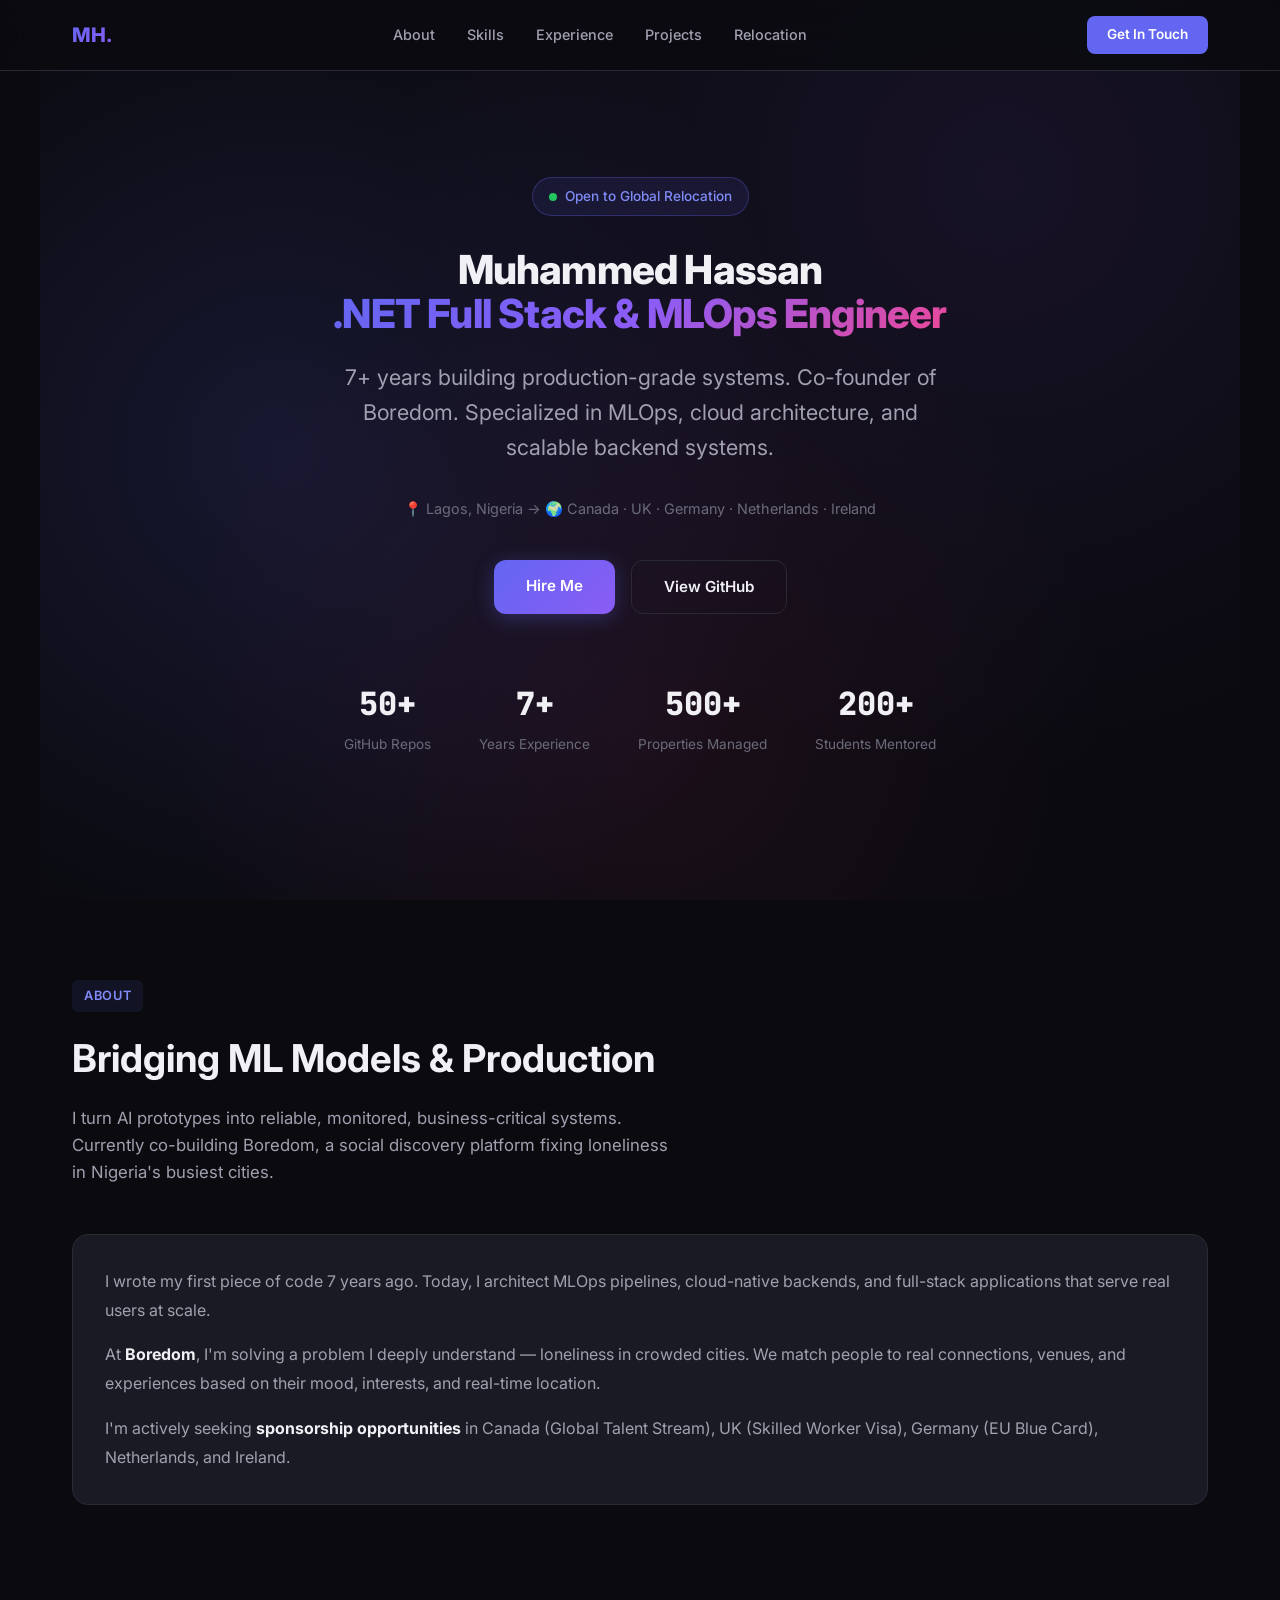
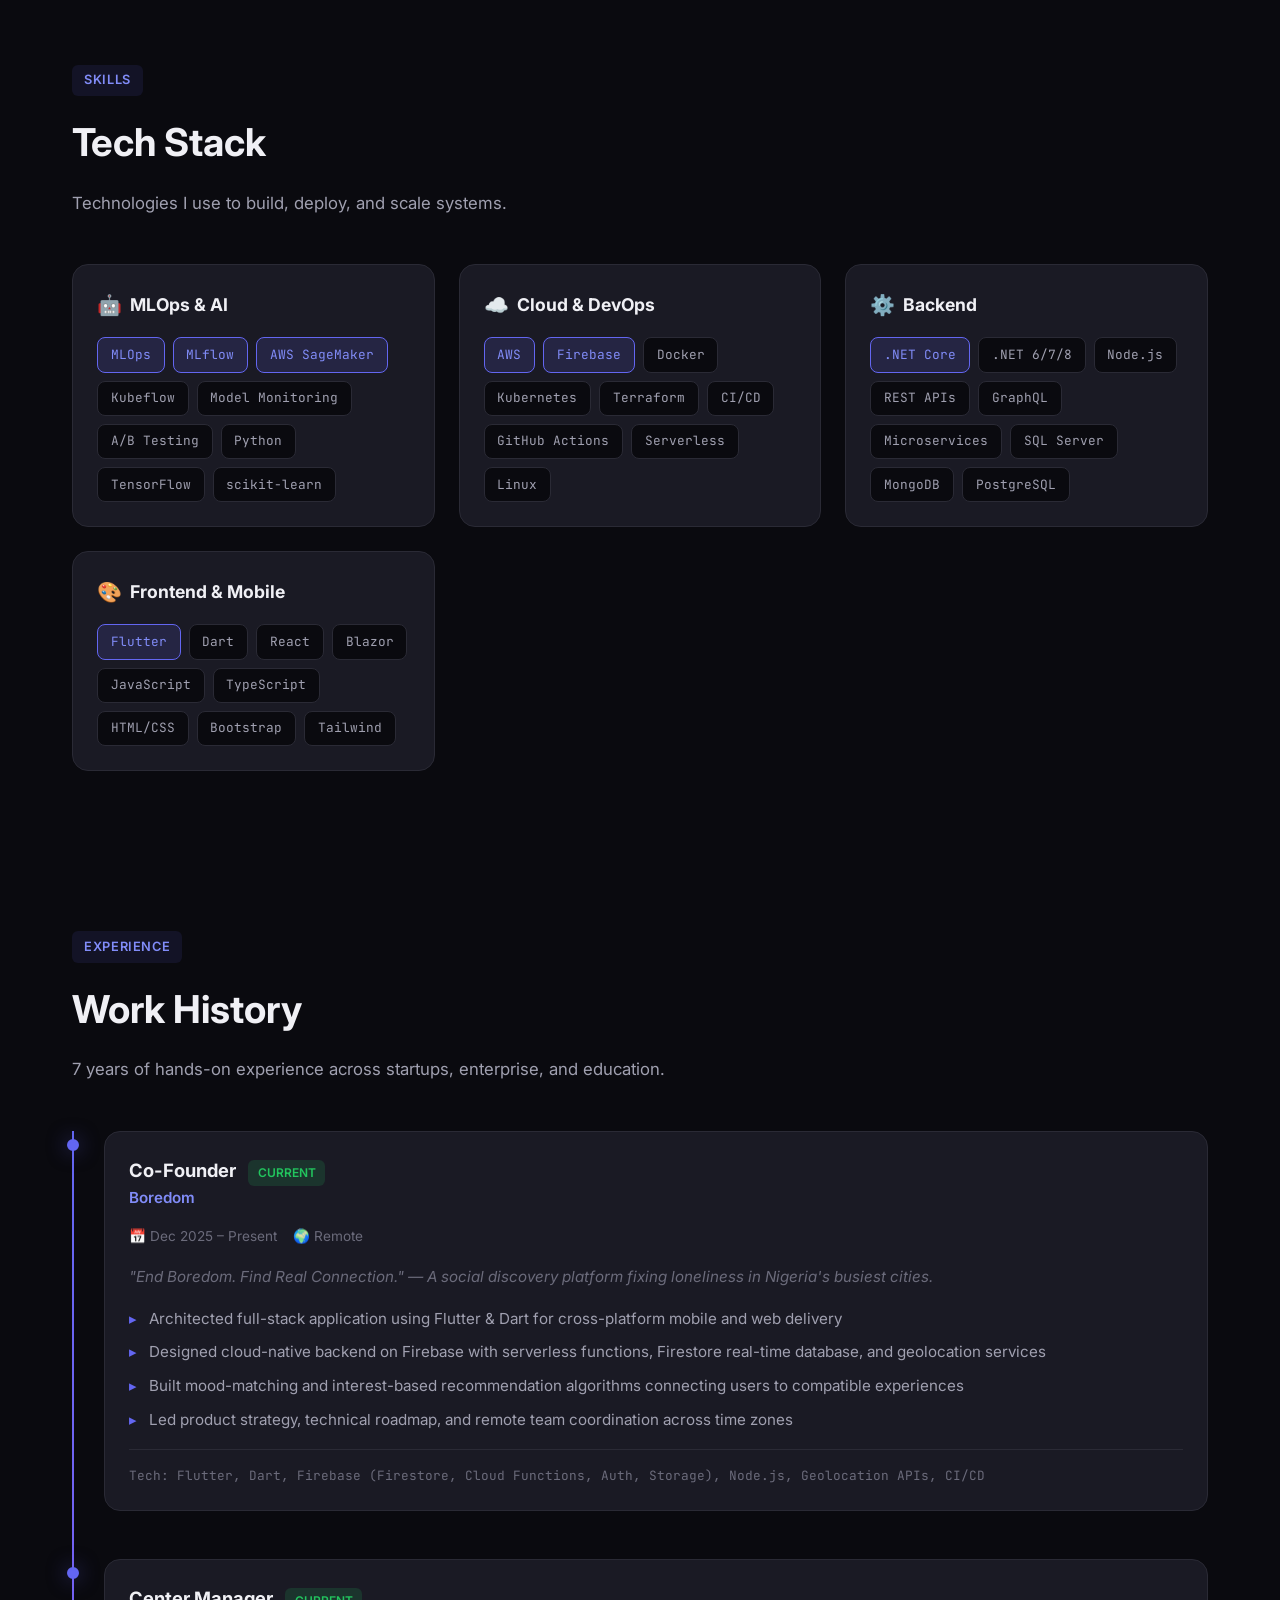
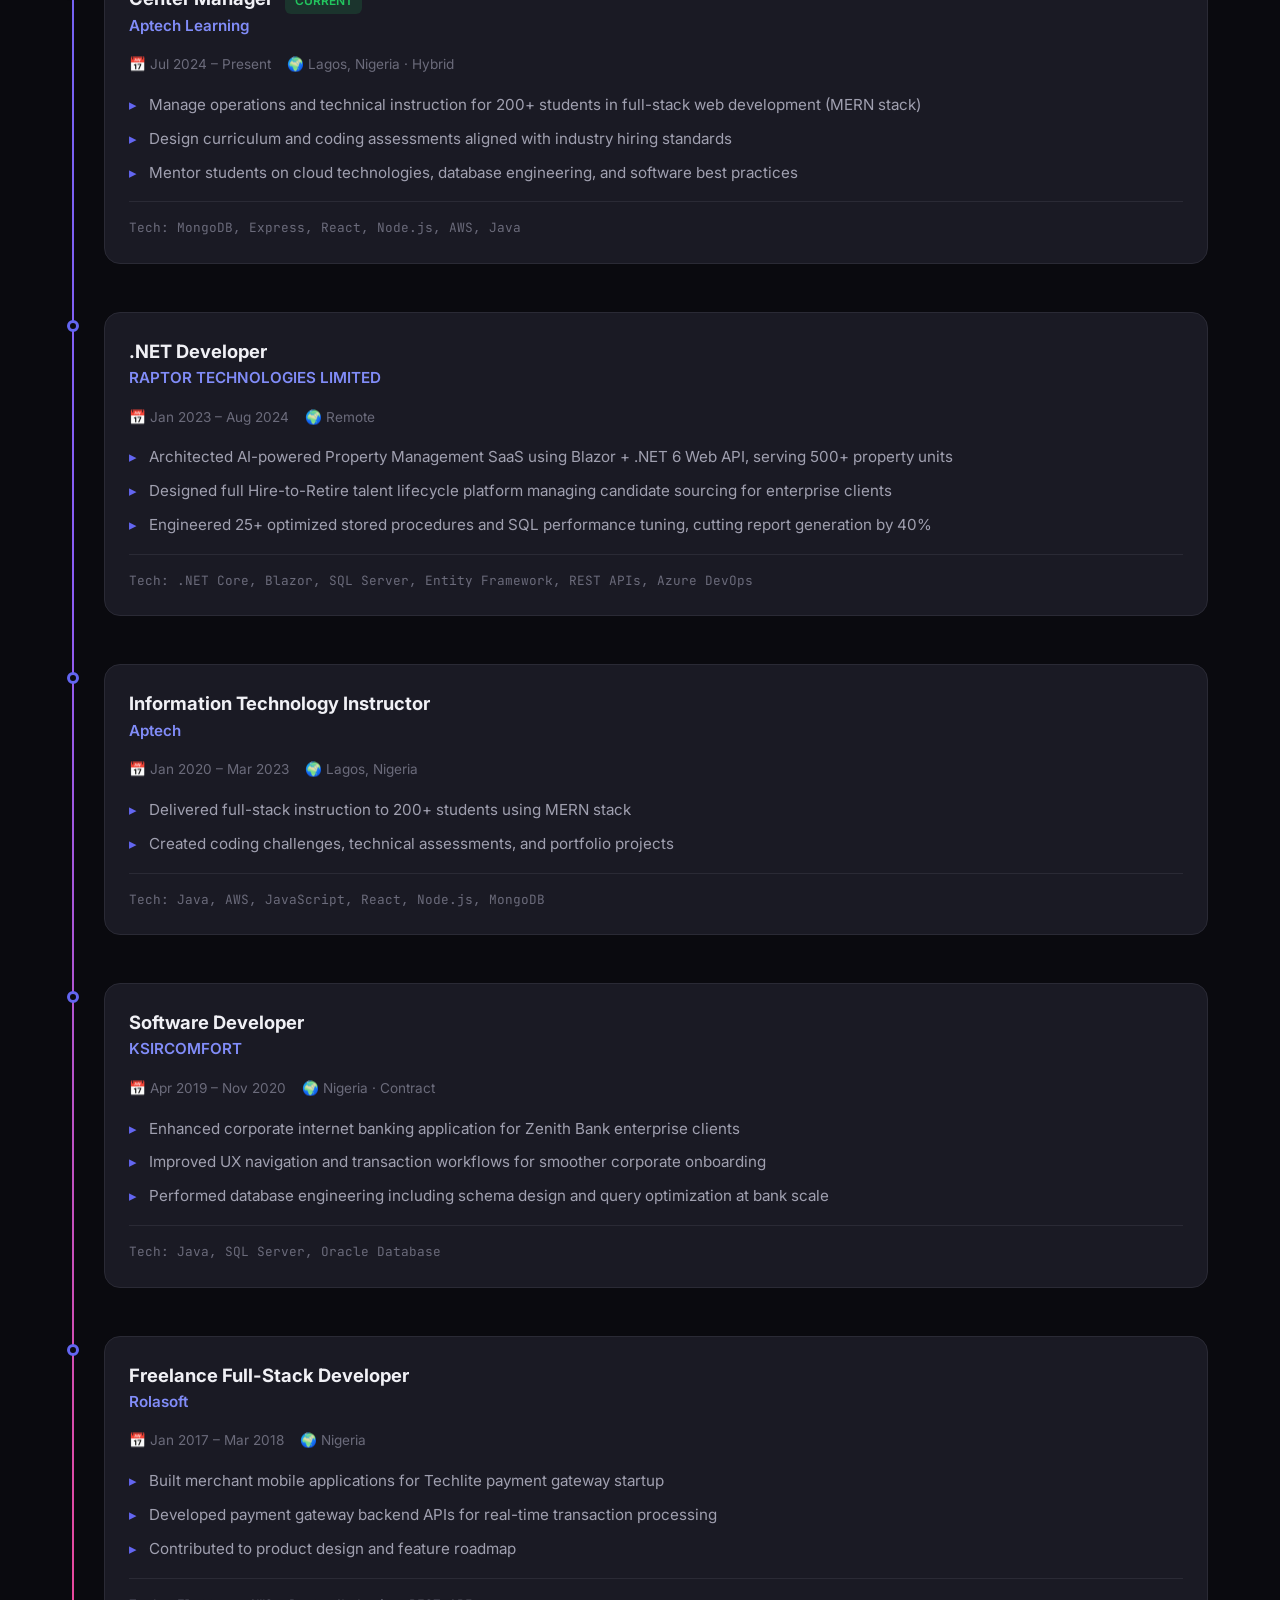
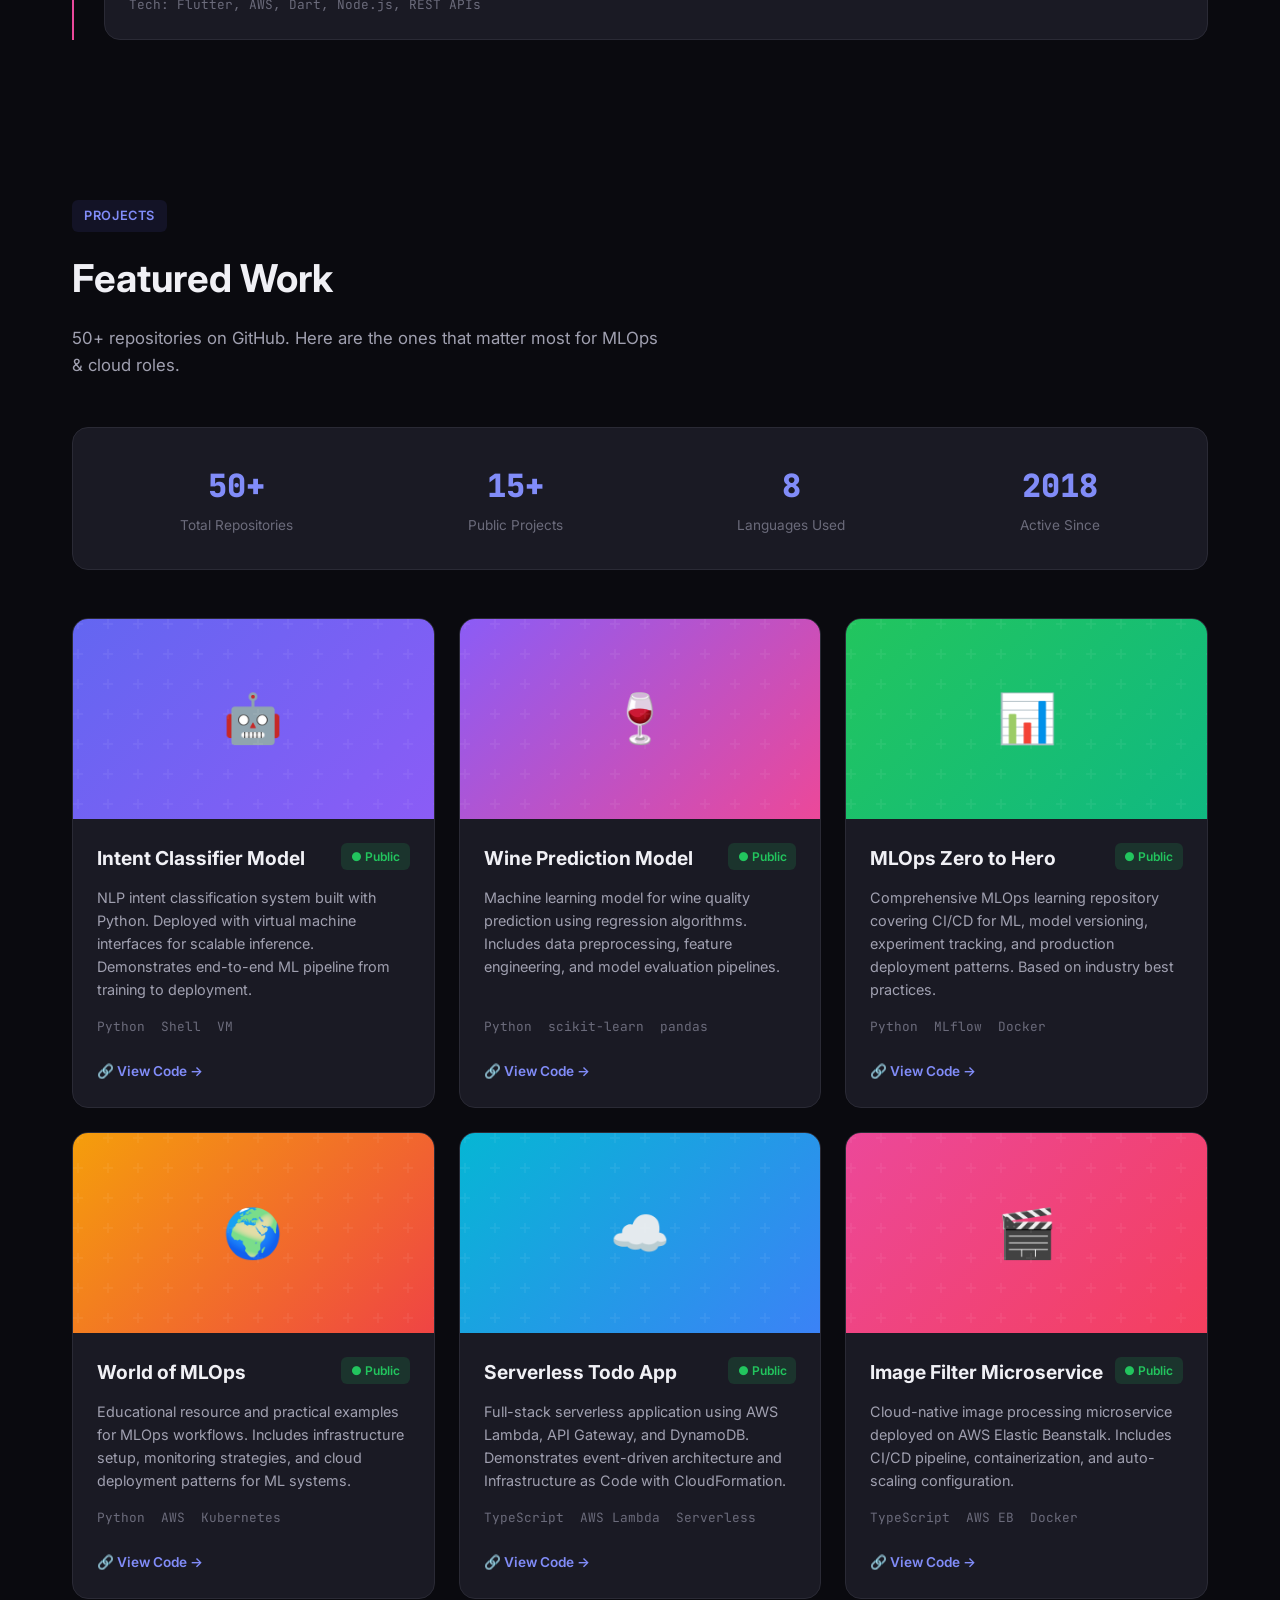
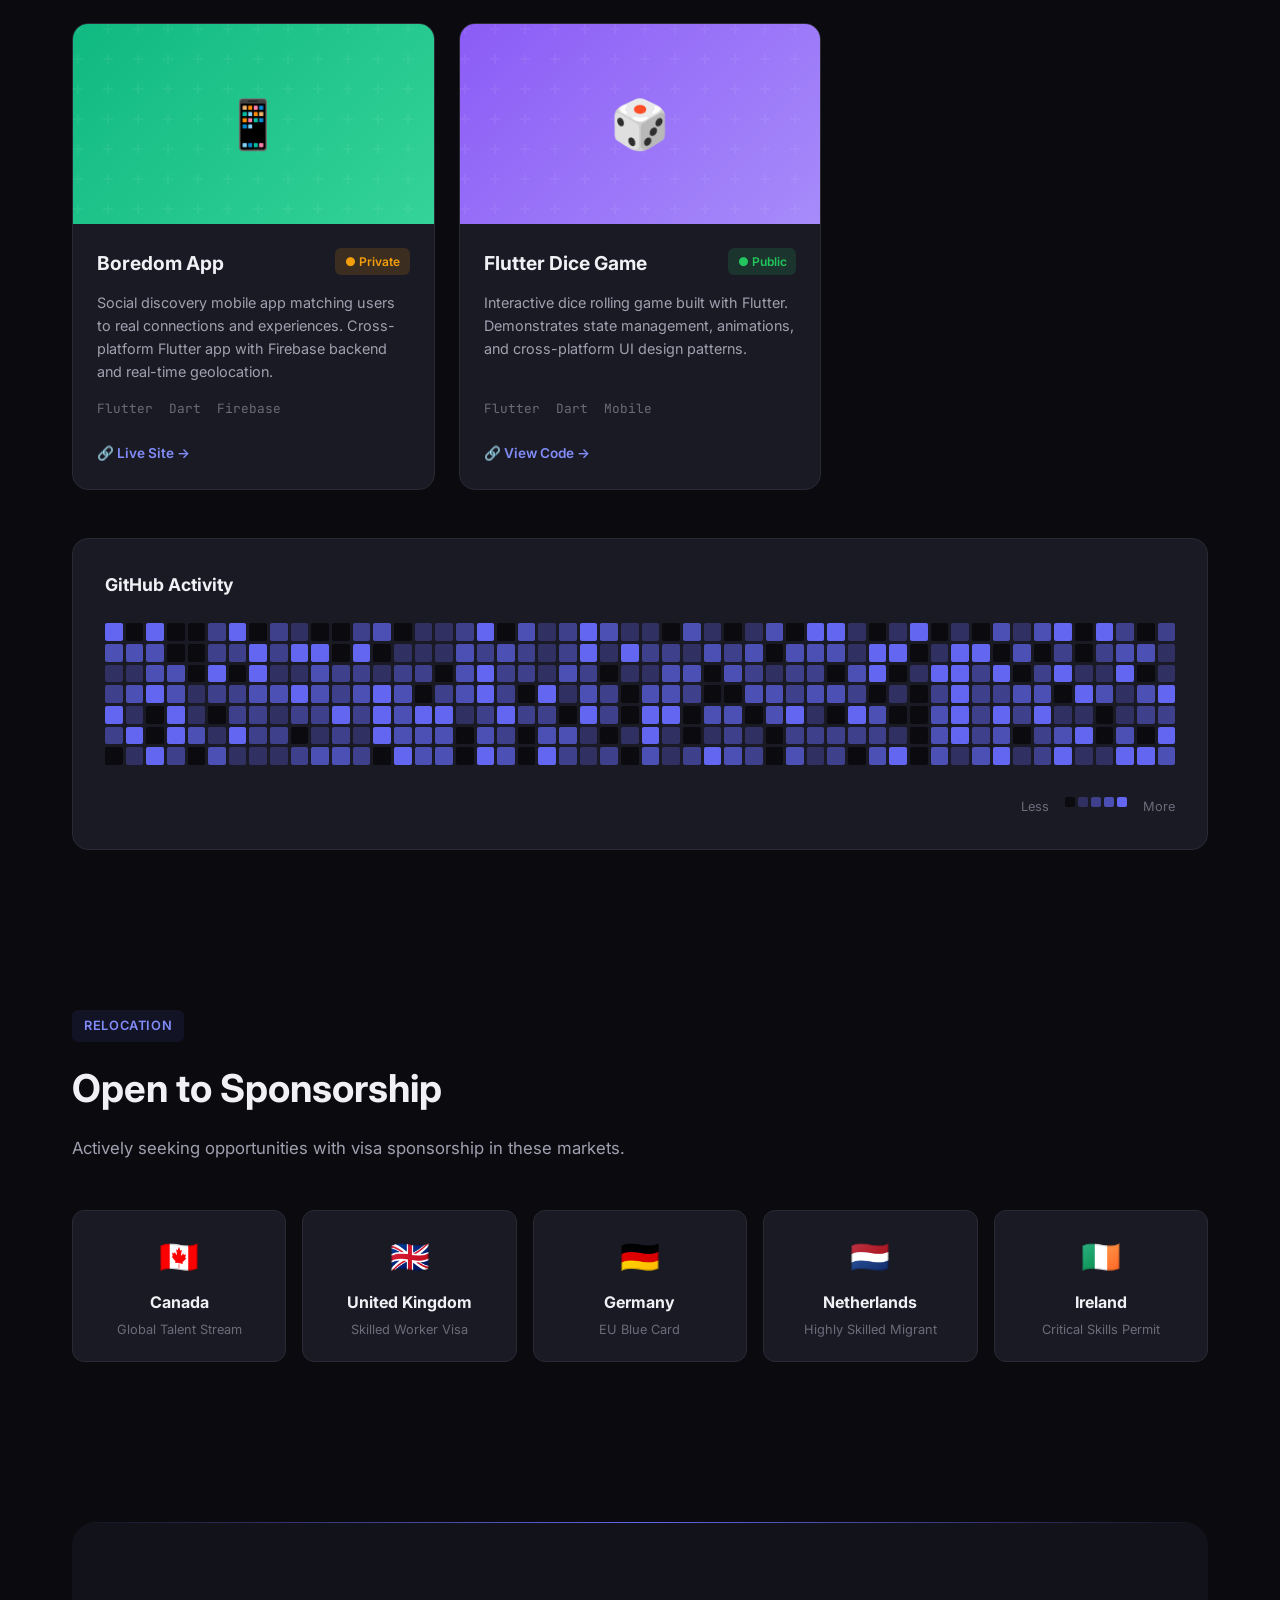
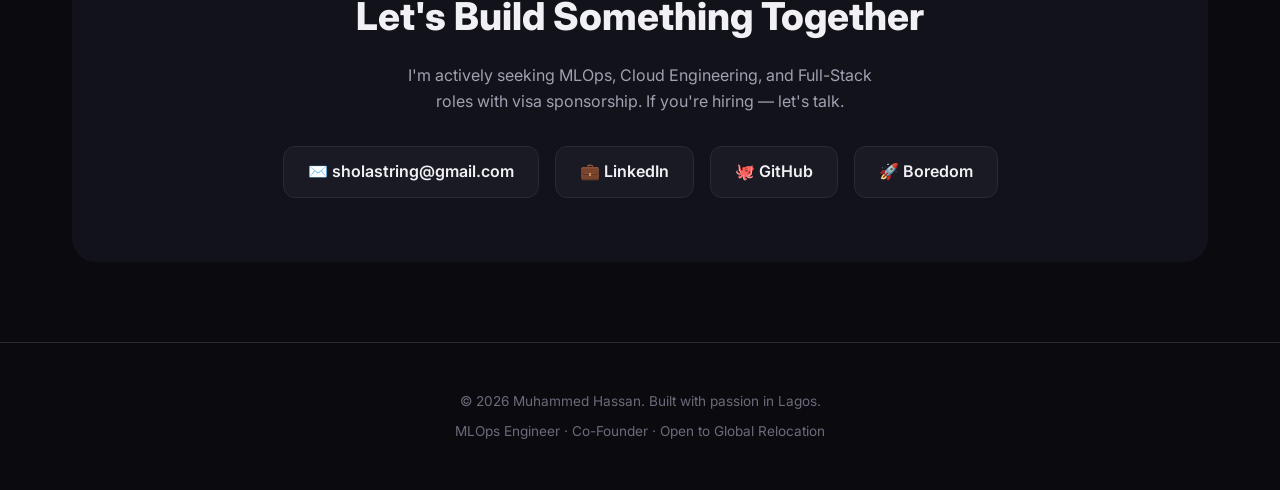
<file: index.html>
<!DOCTYPE html>
<html lang="en">
<head>
    <meta charset="UTF-8">
    <meta name="viewport" content="width=device-width, initial-scale=1.0">
    <title>Muhammed Hassan — MLOps Engineer & Co-Founder</title>
    <link href="https://fonts.googleapis.com/css2?family=Inter:wght@300;400;500;600;700;800&family=JetBrains+Mono:wght@400;500&display=swap" rel="stylesheet">
<link rel="stylesheet" href="css/style.css">
</head>
<body>

    <!-- Navigation -->
    <nav>
        <div class="nav-container">
            <div class="logo">MH.</div>
            <ul class="nav-links">
                <li><a href="#about">About</a></li>
                <li><a href="#skills">Skills</a></li>
                <li><a href="#experience">Experience</a></li>
                <li><a href="#projects">Projects</a></li>
                <li><a href="#relocation">Relocation</a></li>
            </ul>
            <a href="#contact" class="nav-cta">Get In Touch</a>
            <button class="mobile-menu-btn">☰</button>
        </div>
    </nav>

    <!-- Hero Section -->
    <section class="hero">
        <div class="hero-bg"></div>
        <div class="hero-content">
            <div class="hero-badge fade-in">
                <span class="pulse"></span>
                Open to Global Relocation
            </div>
            <h1 class="fade-in delay-1">
                Muhammed Hassan<br>
                <span class="gradient-text">.NET Full Stack & MLOps Engineer</span>
            </h1>
            <p class="hero-subtitle fade-in delay-2">
                7+ years building production-grade systems. Co-founder of Boredom. 
                Specialized in MLOps, cloud architecture, and scalable backend systems.
            </p>
            <div class="hero-location fade-in delay-2">
                📍 Lagos, Nigeria → 🌍 Canada · UK · Germany · Netherlands · Ireland
            </div>
            <div class="hero-buttons fade-in delay-3">
                <a href="#contact" class="btn-primary">Hire Me</a>
                <a href="https://github.com/sholabash" target="_blank" class="btn-secondary">View GitHub</a>
            </div>
            
            <div class="stats-bar fade-in delay-4">
                <div class="stat-item">
                    <div class="stat-number">50+</div>
                    <div class="stat-label">GitHub Repos</div>
                </div>
                <div class="stat-item">
                    <div class="stat-number">7+</div>
                    <div class="stat-label">Years Experience</div>
                </div>
                <div class="stat-item">
                    <div class="stat-number">500+</div>
                    <div class="stat-label">Properties Managed</div>
                </div>
                <div class="stat-item">
                    <div class="stat-number">200+</div>
                    <div class="stat-label">Students Mentored</div>
                </div>
            </div>
        </div>
    </section>

    <!-- About Section -->
    <section id="about">
        <div class="section-header">
            <div class="section-tag">About</div>
            <h2 class="section-title">Bridging ML Models & Production</h2>
            <p class="section-desc">
                I turn AI prototypes into reliable, monitored, business-critical systems. 
                Currently co-building Boredom, a social discovery platform fixing loneliness 
                in Nigeria's busiest cities.
            </p>
        </div>
        
        <div style="background: var(--bg-card); border: 1px solid var(--border); border-radius: 16px; padding: 2rem; line-height: 1.8; color: var(--text-secondary);">
            <p style="margin-bottom: 1rem;">
                I wrote my first piece of code 7 years ago. Today, I architect MLOps pipelines, 
                cloud-native backends, and full-stack applications that serve real users at scale.
            </p>
            <p style="margin-bottom: 1rem;">
                At <strong style="color: var(--text-primary);">Boredom</strong>, I'm solving a problem I deeply understand — 
                loneliness in crowded cities. We match people to real connections, venues, and 
                experiences based on their mood, interests, and real-time location.
            </p>
            <p>
                I'm actively seeking <strong style="color: var(--text-primary);">sponsorship opportunities</strong> in 
                Canada (Global Talent Stream), UK (Skilled Worker Visa), Germany (EU Blue Card), 
                Netherlands, and Ireland.
            </p>
        </div>
    </section>

    <!-- Skills Section -->
    <section id="skills">
        <div class="section-header">
            <div class="section-tag">Skills</div>
            <h2 class="section-title">Tech Stack</h2>
            <p class="section-desc">Technologies I use to build, deploy, and scale systems.</p>
        </div>
        
        <div class="skills-container">
            <div class="skill-category">
                <h3><span class="icon">🤖</span> MLOps & AI</h3>
                <div class="skill-tags">
                    <span class="skill-tag highlight">MLOps</span>
                    <span class="skill-tag highlight">MLflow</span>
                    <span class="skill-tag highlight">AWS SageMaker</span>
                    <span class="skill-tag">Kubeflow</span>
                    <span class="skill-tag">Model Monitoring</span>
                    <span class="skill-tag">A/B Testing</span>
                    <span class="skill-tag">Python</span>
                    <span class="skill-tag">TensorFlow</span>
                    <span class="skill-tag">scikit-learn</span>
                </div>
            </div>
            
            <div class="skill-category">
                <h3><span class="icon">☁️</span> Cloud & DevOps</h3>
                <div class="skill-tags">
                    <span class="skill-tag highlight">AWS</span>
                    <span class="skill-tag highlight">Firebase</span>
                    <span class="skill-tag">Docker</span>
                    <span class="skill-tag">Kubernetes</span>
                    <span class="skill-tag">Terraform</span>
                    <span class="skill-tag">CI/CD</span>
                    <span class="skill-tag">GitHub Actions</span>
                    <span class="skill-tag">Serverless</span>
                    <span class="skill-tag">Linux</span>
                </div>
            </div>
            
            <div class="skill-category">
                <h3><span class="icon">⚙️</span> Backend</h3>
                <div class="skill-tags">
                    <span class="skill-tag highlight">.NET Core</span>
                    <span class="skill-tag">.NET 6/7/8</span>
                    <span class="skill-tag">Node.js</span>
                    <span class="skill-tag">REST APIs</span>
                    <span class="skill-tag">GraphQL</span>
                    <span class="skill-tag">Microservices</span>
                    <span class="skill-tag">SQL Server</span>
                    <span class="skill-tag">MongoDB</span>
                    <span class="skill-tag">PostgreSQL</span>
                </div>
            </div>
            
            <div class="skill-category">
                <h3><span class="icon">🎨</span> Frontend & Mobile</h3>
                <div class="skill-tags">
                    <span class="skill-tag highlight">Flutter</span>
                    <span class="skill-tag">Dart</span>
                    <span class="skill-tag">React</span>
                    <span class="skill-tag">Blazor</span>
                    <span class="skill-tag">JavaScript</span>
                    <span class="skill-tag">TypeScript</span>
                    <span class="skill-tag">HTML/CSS</span>
                    <span class="skill-tag">Bootstrap</span>
                    <span class="skill-tag">Tailwind</span>
                </div>
            </div>
        </div>
    </section>

    <!-- Experience Section -->
    <section id="experience">
        <div class="section-header">
            <div class="section-tag">Experience</div>
            <h2 class="section-title">Work History</h2>
            <p class="section-desc">7 years of hands-on experience across startups, enterprise, and education.</p>
        </div>
        
        <div class="timeline">
            <div class="timeline-item active">
                <div class="timeline-dot"></div>
                <div class="timeline-content">
                    <div class="timeline-header">
                        <div>
                            <div class="timeline-title">Co-Founder <span class="current-badge">CURRENT</span></div>
                            <div class="timeline-company">Boredom</div>
                        </div>
                    </div>
                    <div class="timeline-meta">
                        <span>📅 Dec 2025 – Present</span>
                        <span>🌍 Remote</span>
                    </div>
                    <div class="timeline-desc">
                        <p style="margin-bottom: 1rem; font-style: italic; color: var(--text-muted);">
                            "End Boredom. Find Real Connection." — A social discovery platform fixing loneliness 
                            in Nigeria's busiest cities.
                        </p>
                        <ul>
                            <li>Architected full-stack application using Flutter & Dart for cross-platform mobile and web delivery</li>
                            <li>Designed cloud-native backend on Firebase with serverless functions, Firestore real-time database, and geolocation services</li>
                            <li>Built mood-matching and interest-based recommendation algorithms connecting users to compatible experiences</li>
                            <li>Led product strategy, technical roadmap, and remote team coordination across time zones</li>
                        </ul>
                    </div>
                    <div class="timeline-stack">
                        Tech: Flutter, Dart, Firebase (Firestore, Cloud Functions, Auth, Storage), Node.js, Geolocation APIs, CI/CD
                    </div>
                </div>
            </div>
            
            <div class="timeline-item active">
                <div class="timeline-dot"></div>
                <div class="timeline-content">
                    <div class="timeline-header">
                        <div>
                            <div class="timeline-title">Center Manager <span class="current-badge">CURRENT</span></div>
                            <div class="timeline-company">Aptech Learning</div>
                        </div>
                    </div>
                    <div class="timeline-meta">
                        <span>📅 Jul 2024 – Present</span>
                        <span>🌍 Lagos, Nigeria · Hybrid</span>
                    </div>
                    <div class="timeline-desc">
                        <ul>
                            <li>Manage operations and technical instruction for 200+ students in full-stack web development (MERN stack)</li>
                            <li>Design curriculum and coding assessments aligned with industry hiring standards</li>
                            <li>Mentor students on cloud technologies, database engineering, and software best practices</li>
                        </ul>
                    </div>
                    <div class="timeline-stack">
                        Tech: MongoDB, Express, React, Node.js, AWS, Java
                    </div>
                </div>
            </div>
            
            <div class="timeline-item">
                <div class="timeline-dot"></div>
                <div class="timeline-content">
                    <div class="timeline-header">
                        <div>
                            <div class="timeline-title">.NET Developer</div>
                            <div class="timeline-company">RAPTOR TECHNOLOGIES LIMITED</div>
                        </div>
                    </div>
                    <div class="timeline-meta">
                        <span>📅 Jan 2023 – Aug 2024</span>
                        <span>🌍 Remote</span>
                    </div>
                    <div class="timeline-desc">
                        <ul>
                            <li>Architected AI-powered Property Management SaaS using Blazor + .NET 6 Web API, serving 500+ property units</li>
                            <li>Designed full Hire-to-Retire talent lifecycle platform managing candidate sourcing for enterprise clients</li>
                            <li>Engineered 25+ optimized stored procedures and SQL performance tuning, cutting report generation by 40%</li>
                        </ul>
                    </div>
                    <div class="timeline-stack">
                        Tech: .NET Core, Blazor, SQL Server, Entity Framework, REST APIs, Azure DevOps
                    </div>
                </div>
            </div>
            
            <div class="timeline-item">
                <div class="timeline-dot"></div>
                <div class="timeline-content">
                    <div class="timeline-header">
                        <div>
                            <div class="timeline-title">Information Technology Instructor</div>
                            <div class="timeline-company">Aptech</div>
                        </div>
                    </div>
                    <div class="timeline-meta">
                        <span>📅 Jan 2020 – Mar 2023</span>
                        <span>🌍 Lagos, Nigeria</span>
                    </div>
                    <div class="timeline-desc">
                        <ul>
                            <li>Delivered full-stack instruction to 200+ students using MERN stack</li>
                            <li>Created coding challenges, technical assessments, and portfolio projects</li>
                        </ul>
                    </div>
                    <div class="timeline-stack">
                        Tech: Java, AWS, JavaScript, React, Node.js, MongoDB
                    </div>
                </div>
            </div>
            
            <div class="timeline-item">
                <div class="timeline-dot"></div>
                <div class="timeline-content">
                    <div class="timeline-header">
                        <div>
                            <div class="timeline-title">Software Developer</div>
                            <div class="timeline-company">KSIRCOMFORT</div>
                        </div>
                    </div>
                    <div class="timeline-meta">
                        <span>📅 Apr 2019 – Nov 2020</span>
                        <span>🌍 Nigeria · Contract</span>
                    </div>
                    <div class="timeline-desc">
                        <ul>
                            <li>Enhanced corporate internet banking application for Zenith Bank enterprise clients</li>
                            <li>Improved UX navigation and transaction workflows for smoother corporate onboarding</li>
                            <li>Performed database engineering including schema design and query optimization at bank scale</li>
                        </ul>
                    </div>
                    <div class="timeline-stack">
                        Tech: Java, SQL Server, Oracle Database
                    </div>
                </div>
            </div>
            
            <div class="timeline-item">
                <div class="timeline-dot"></div>
                <div class="timeline-content">
                    <div class="timeline-header">
                        <div>
                            <div class="timeline-title">Freelance Full-Stack Developer</div>
                            <div class="timeline-company">Rolasoft</div>
                        </div>
                    </div>
                    <div class="timeline-meta">
                        <span>📅 Jan 2017 – Mar 2018</span>
                        <span>🌍 Nigeria</span>
                    </div>
                    <div class="timeline-desc">
                        <ul>
                            <li>Built merchant mobile applications for Techlite payment gateway startup</li>
                            <li>Developed payment gateway backend APIs for real-time transaction processing</li>
                            <li>Contributed to product design and feature roadmap</li>
                        </ul>
                    </div>
                    <div class="timeline-stack">
                        Tech: Flutter, AWS, Dart, Node.js, REST APIs
                    </div>
                </div>
            </div>
        </div>
    </section>

    <!-- Projects Section with GitHub Integration -->
    <section id="projects">
        <div class="section-header">
            <div class="section-tag">Projects</div>
            <h2 class="section-title">Featured Work</h2>
            <p class="section-desc">50+ repositories on GitHub. Here are the ones that matter most for MLOps & cloud roles.</p>
        </div>

        <!-- GitHub Stats Banner -->
        <div class="github-banner">
            <div class="github-stat">
                <div class="github-stat-number">50+</div>
                <div class="github-stat-label">Total Repositories</div>
            </div>
            <div class="github-stat">
                <div class="github-stat-number">15+</div>
                <div class="github-stat-label">Public Projects</div>
            </div>
            <div class="github-stat">
                <div class="github-stat-number">8</div>
                <div class="github-stat-label">Languages Used</div>
            </div>
            <div class="github-stat">
                <div class="github-stat-number">2018</div>
                <div class="github-stat-label">Active Since</div>
            </div>
        </div>
        
        <div class="projects-grid">
            <!-- MLOps Projects -->
            <div class="project-card">
                <div class="project-image" style="background: linear-gradient(135deg, #6366f1, #8b5cf6);">🤖</div>
                <div class="project-content">
                    <div class="project-header">
                        <h3 class="project-title">Intent Classifier Model</h3>
                        <span class="project-badge public">● Public</span>
                    </div>
                    <p class="project-desc">
                        NLP intent classification system built with Python. Deployed with virtual machine interfaces 
                        for scalable inference. Demonstrates end-to-end ML pipeline from training to deployment.
                    </p>
                    <div class="project-meta">
                        <span>Python</span>
                        <span>Shell</span>
                        <span>VM</span>
                    </div>
                    <div class="project-links">
                        <a href="https://github.com/sholabash/Intent-classifier-model-main" target="_blank" class="project-link">🔗 View Code →</a>
                    </div>
                </div>
            </div>

            <div class="project-card">
                <div class="project-image" style="background: linear-gradient(135deg, #8b5cf6, #ec4899);">🍷</div>
                <div class="project-content">
                    <div class="project-header">
                        <h3 class="project-title">Wine Prediction Model</h3>
                        <span class="project-badge public">● Public</span>
                    </div>
                    <p class="project-desc">
                        Machine learning model for wine quality prediction using regression algorithms. 
                        Includes data preprocessing, feature engineering, and model evaluation pipelines.
                    </p>
                    <div class="project-meta">
                        <span>Python</span>
                        <span>scikit-learn</span>
                        <span>pandas</span>
                    </div>
                    <div class="project-links">
                        <a href="https://github.com/sholabash/Wine-Prediction-Model" target="_blank" class="project-link">🔗 View Code →</a>
                    </div>
                </div>
            </div>

            <div class="project-card">
                <div class="project-image" style="background: linear-gradient(135deg, #22c55e, #10b981);">📊</div>
                <div class="project-content">
                    <div class="project-header">
                        <h3 class="project-title">MLOps Zero to Hero</h3>
                        <span class="project-badge public">● Public</span>
                    </div>
                    <p class="project-desc">
                        Comprehensive MLOps learning repository covering CI/CD for ML, model versioning, 
                        experiment tracking, and production deployment patterns. Based on industry best practices.
                    </p>
                    <div class="project-meta">
                        <span>Python</span>
                        <span>MLflow</span>
                        <span>Docker</span>
                    </div>
                    <div class="project-links">
                        <a href="https://github.com/sholabash/mlops-zero-to-hero" target="_blank" class="project-link">🔗 View Code →</a>
                    </div>
                </div>
            </div>

            <div class="project-card">
                <div class="project-image" style="background: linear-gradient(135deg, #f59e0b, #ef4444);">🌍</div>
                <div class="project-content">
                    <div class="project-header">
                        <h3 class="project-title">World of MLOps</h3>
                        <span class="project-badge public">● Public</span>
                    </div>
                    <p class="project-desc">
                        Educational resource and practical examples for MLOps workflows. Includes infrastructure 
                        setup, monitoring strategies, and cloud deployment patterns for ML systems.
                    </p>
                    <div class="project-meta">
                        <span>Python</span>
                        <span>AWS</span>
                        <span>Kubernetes</span>
                    </div>
                    <div class="project-links">
                        <a href="https://github.com/sholabash/world-oF-mlops" target="_blank" class="project-link">🔗 View Code →</a>
                    </div>
                </div>
            </div>

            <!-- Cloud/DevOps Projects -->
            <div class="project-card">
                <div class="project-image" style="background: linear-gradient(135deg, #06b6d4, #3b82f6);">☁️</div>
                <div class="project-content">
                    <div class="project-header">
                        <h3 class="project-title">Serverless Todo App</h3>
                        <span class="project-badge public">● Public</span>
                    </div>
                    <p class="project-desc">
                        Full-stack serverless application using AWS Lambda, API Gateway, and DynamoDB. 
                        Demonstrates event-driven architecture and Infrastructure as Code with CloudFormation.
                    </p>
                    <div class="project-meta">
                        <span>TypeScript</span>
                        <span>AWS Lambda</span>
                        <span>Serverless</span>
                    </div>
                    <div class="project-links">
                        <a href="https://github.com/sholabash/serverless-todo-main-project" target="_blank" class="project-link">🔗 View Code →</a>
                    </div>
                </div>
            </div>

            <div class="project-card">
                <div class="project-image" style="background: linear-gradient(135deg, #ec4899, #f43f5e);">🎬</div>
                <div class="project-content">
                    <div class="project-header">
                        <h3 class="project-title">Image Filter Microservice</h3>
                        <span class="project-badge public">● Public</span>
                    </div>
                    <p class="project-desc">
                        Cloud-native image processing microservice deployed on AWS Elastic Beanstalk. 
                        Includes CI/CD pipeline, containerization, and auto-scaling configuration.
                    </p>
                    <div class="project-meta">
                        <span>TypeScript</span>
                        <span>AWS EB</span>
                        <span>Docker</span>
                    </div>
                    <div class="project-links">
                        <a href="https://github.com/sholabash/image-filter-starter-code" target="_blank" class="project-link">🔗 View Code →</a>
                    </div>
                </div>
            </div>

            <!-- Mobile/Flutter Projects -->
            <div class="project-card">
                <div class="project-image" style="background: linear-gradient(135deg, #10b981, #34d399);">📱</div>
                <div class="project-content">
                    <div class="project-header">
                        <h3 class="project-title">Boredom App</h3>
                        <span class="project-badge private">● Private</span>
                    </div>
                    <p class="project-desc">
                        Social discovery mobile app matching users to real connections and experiences. 
                        Cross-platform Flutter app with Firebase backend and real-time geolocation.
                    </p>
                    <div class="project-meta">
                        <span>Flutter</span>
                        <span>Dart</span>
                        <span>Firebase</span>
                    </div>
                    <div class="project-links">
                        <a href="https://boredomhq.com" target="_blank" class="project-link">🔗 Live Site →</a>
                    </div>
                </div>
            </div>

            <div class="project-card">
                <div class="project-image" style="background: linear-gradient(135deg, #8b5cf6, #a78bfa);">🎲</div>
                <div class="project-content">
                    <div class="project-header">
                        <h3 class="project-title">Flutter Dice Game</h3>
                        <span class="project-badge public">● Public</span>
                    </div>
                    <p class="project-desc">
                    Interactive dice rolling game built with Flutter. Demonstrates state management, 
                    animations, and cross-platform UI design patterns.
                    </p>
                    <div class="project-meta">
                        <span>Flutter</span>
                        <span>Dart</span>
                        <span>Mobile</span>
                    </div>
                    <div class="project-links">
                        <a href="https://github.com/sholabash/Flutter-DiceGame" target="_blank" class="project-link">🔗 View Code →</a>
                    </div>
                </div>
            </div>
        </div>

        <!-- GitHub Contribution Graph -->
        <div class="github-activity">
            <h3>GitHub Activity</h3>
            <div class="activity-grid" id="activityGrid">
                <!-- Generated by JS -->
            </div>
            <div style="display: flex; gap: 1rem; margin-top: 1rem; font-size: 0.8rem; color: var(--text-muted); justify-content: flex-end;">
                <span>Less</span>
                <div style="display: flex; gap: 3px;">
                    <div style="width: 10px; height: 10px; background: var(--bg-primary); border-radius: 2px;"></div>
                    <div style="width: 10px; height: 10px; background: rgba(99, 102, 241, 0.3); border-radius: 2px;"></div>
                    <div style="width: 10px; height: 10px; background: rgba(99, 102, 241, 0.5); border-radius: 2px;"></div>
                    <div style="width: 10px; height: 10px; background: rgba(99, 102, 241, 0.7); border-radius: 2px;"></div>
                    <div style="width: 10px; height: 10px; background: var(--accent); border-radius: 2px;"></div>
                </div>
                <span>More</span>
            </div>
        </div>
    </section>

    <!-- Relocation Section -->
    <section id="relocation">
        <div class="section-header">
            <div class="section-tag">Relocation</div>
            <h2 class="section-title">Open to Sponsorship</h2>
            <p class="section-desc">Actively seeking opportunities with visa sponsorship in these markets.</p>
        </div>
        
        <div class="relocation-grid">
            <div class="relocation-card">
                <div class="relocation-flag">🇨🇦</div>
                <div class="relocation-name">Canada</div>
                <div class="relocation-visa">Global Talent Stream</div>
            </div>
            <div class="relocation-card">
                <div class="relocation-flag">🇬🇧</div>
                <div class="relocation-name">United Kingdom</div>
                <div class="relocation-visa">Skilled Worker Visa</div>
            </div>
            <div class="relocation-card">
                <div class="relocation-flag">🇩🇪</div>
                <div class="relocation-name">Germany</div>
                <div class="relocation-visa">EU Blue Card</div>
            </div>
            <div class="relocation-card">
                <div class="relocation-flag">🇳🇱</div>
                <div class="relocation-name">Netherlands</div>
                <div class="relocation-visa">Highly Skilled Migrant</div>
            </div>
            <div class="relocation-card">
                <div class="relocation-flag">🇮🇪</div>
                <div class="relocation-name">Ireland</div>
                <div class="relocation-visa">Critical Skills Permit</div>
            </div>
        </div>
    </section>

    <!-- Contact Section -->
    <section id="contact">
        <div class="contact-section">
            <h2 class="contact-title">Let's Build Something Together</h2>
            <p class="contact-desc">
                I'm actively seeking MLOps, Cloud Engineering, and Full-Stack roles with 
                visa sponsorship. If you're hiring — let's talk.
            </p>
            <div class="contact-links">
                <a href="mailto:sholastring@gmail.com" class="contact-link">
                    ✉️ sholastring@gmail.com
                </a>
                <a href="https://linkedin.com/in/muhammedhassan-3bab11232" target="_blank" class="contact-link">
                    💼 LinkedIn
                </a>
                <a href="https://github.com/sholabash" target="_blank" class="contact-link">
                    🐙 GitHub
                </a>
                <a href="https://boredomhq.com" target="_blank" class="contact-link">
                    🚀 Boredom
                </a>
            </div>
        </div>
    </section>

    <!-- Footer -->
    <footer>
        <p>© 2026 Muhammed Hassan. Built with passion in Lagos.</p>
        <p style="margin-top: 0.5rem;">MLOps Engineer · Co-Founder · Open to Global Relocation</p>
    </footer>

    <script>
        // Smooth scroll for nav links
        document.querySelectorAll('a[href^="#"]').forEach(anchor => {
            anchor.addEventListener('click', function (e) {
                e.preventDefault();
                document.querySelector(this.getAttribute('href')).scrollIntoView({
                    behavior: 'smooth'
                });
            });
        });

        // Generate GitHub activity graph
        const activityGrid = document.getElementById('activityGrid');
        const levels = ['', 'level-1', 'level-2', 'level-3', 'level-4'];
        
        for (let i = 0; i < 364; i++) {
            const day = document.createElement('div');
            const randomLevel = Math.floor(Math.random() * 5);
            day.className = `activity-day ${levels[randomLevel]}`;
            activityGrid.appendChild(day);
        }

        // Intersection Observer for fade-in animations
        const observerOptions = {
            threshold: 0.1,
            rootMargin: '0px 0px -50px 0px'
        };

        const observer = new IntersectionObserver((entries) => {
            entries.forEach(entry => {
                if (entry.isIntersecting) {
                    entry.target.style.opacity = '1';
                    entry.target.style.transform = 'translateY(0)';
                }
            });
        }, observerOptions);

        document.querySelectorAll('.skill-category, .timeline-item, .project-card, .relocation-card').forEach(el => {
            el.style.opacity = '0';
            el.style.transform = 'translateY(20px)';
            el.style.transition = 'opacity 0.6s ease, transform 0.6s ease';
            observer.observe(el);
        });
    </script>

</body>
</html>
</file>
<file: css/style.css>
:root {
            --bg-primary: #0a0a0f;
            --bg-secondary: #12121a;
            --bg-card: #1a1a24;
            --bg-hover: #22222e;
            --text-primary: #f0f0f5;
            --text-secondary: #a0a0b0;
            --text-muted: #6b6b7b;
            --accent: #6366f1;
            --accent-light: #818cf8;
            --accent-dark: #4f46e5;
            --success: #22c55e;
            --warning: #f59e0b;
            --border: #2a2a35;
            --gradient-1: #6366f1;
            --gradient-2: #8b5cf6;
            --gradient-3: #ec4899;
        }

        * {
            margin: 0;
            padding: 0;
            box-sizing: border-box;
        }

        html {
            scroll-behavior: smooth;
        }

        body {
            font-family: 'Inter', sans-serif;
            background: var(--bg-primary);
            color: var(--text-primary);
            line-height: 1.6;
            overflow-x: hidden;
        }

        ::-webkit-scrollbar {
            width: 8px;
        }
        ::-webkit-scrollbar-track {
            background: var(--bg-primary);
        }
        ::-webkit-scrollbar-thumb {
            background: var(--border);
            border-radius: 4px;
        }
        ::-webkit-scrollbar-thumb:hover {
            background: var(--accent);
        }

        /* Navigation */
        nav {
            position: fixed;
            top: 0;
            width: 100%;
            background: rgba(10, 10, 15, 0.8);
            backdrop-filter: blur(20px);
            border-bottom: 1px solid var(--border);
            z-index: 1000;
            padding: 1rem 0;
        }

        .nav-container {
            max-width: 1200px;
            margin: 0 auto;
            padding: 0 2rem;
            display: flex;
            justify-content: space-between;
            align-items: center;
        }

        .logo {
            font-weight: 800;
            font-size: 1.25rem;
            background: linear-gradient(135deg, var(--gradient-1), var(--gradient-2));
            -webkit-background-clip: text;
            -webkit-text-fill-color: transparent;
            background-clip: text;
        }

        .nav-links {
            display: flex;
            gap: 2rem;
            list-style: none;
        }

        .nav-links a {
            color: var(--text-secondary);
            text-decoration: none;
            font-weight: 500;
            font-size: 0.9rem;
            transition: color 0.3s;
            position: relative;
        }

        .nav-links a:hover {
            color: var(--text-primary);
        }

        .nav-links a::after {
            content: '';
            position: absolute;
            bottom: -4px;
            left: 0;
            width: 0;
            height: 2px;
            background: var(--accent);
            transition: width 0.3s;
        }

        .nav-links a:hover::after {
            width: 100%;
        }

        .nav-cta {
            background: var(--accent);
            color: white;
            padding: 0.5rem 1.25rem;
            border-radius: 8px;
            text-decoration: none;
            font-weight: 600;
            font-size: 0.85rem;
            transition: all 0.3s;
            border: none;
            cursor: pointer;
        }

        .nav-cta:hover {
            background: var(--accent-dark);
            transform: translateY(-1px);
        }

        /* Hero Section */
        .hero {
            min-height: 100vh;
            display: flex;
            align-items: center;
            justify-content: center;
            position: relative;
            padding: 6rem 2rem 4rem;
            overflow: hidden;
        }

        .hero-bg {
            position: absolute;
            top: 0;
            left: 0;
            width: 100%;
            height: 100%;
            background: 
                radial-gradient(circle at 20% 50%, rgba(99, 102, 241, 0.15) 0%, transparent 50%),
                radial-gradient(circle at 80% 20%, rgba(139, 92, 246, 0.1) 0%, transparent 50%),
                radial-gradient(circle at 50% 80%, rgba(236, 72, 153, 0.08) 0%, transparent 50%);
            pointer-events: none;
        }

        .hero-content {
            max-width: 900px;
            text-align: center;
            position: relative;
            z-index: 1;
        }

        .hero-badge {
            display: inline-flex;
            align-items: center;
            gap: 0.5rem;
            background: rgba(99, 102, 241, 0.1);
            border: 1px solid rgba(99, 102, 241, 0.3);
            padding: 0.5rem 1rem;
            border-radius: 50px;
            font-size: 0.85rem;
            color: var(--accent-light);
            margin-bottom: 2rem;
            font-weight: 500;
        }

        .hero-badge .pulse {
            width: 8px;
            height: 8px;
            background: var(--success);
            border-radius: 50%;
            animation: pulse 2s infinite;
        }

        @keyframes pulse {
            0%, 100% { opacity: 1; }
            50% { opacity: 0.5; }
        }

        .hero h1 {
            font-size: clamp(0.2rem, 5vw, 2.5rem);
            font-weight: 800;
            line-height: 1.1;
            margin-bottom: 1.5rem;
            letter-spacing: -0.02em;
        }

        .hero h1 .gradient-text {
            background: linear-gradient(135deg, var(--gradient-1), var(--gradient-2), var(--gradient-3));
            -webkit-background-clip: text;
            -webkit-text-fill-color: transparent;
            background-clip: text;
        }

        .hero-subtitle {
            font-size: clamp(1.1rem, 2vw, 1.35rem);
            color: var(--text-secondary);
            max-width: 600px;
            margin: 0 auto 2rem;
            line-height: 1.6;
        }

        .hero-location {
            display: inline-flex;
            align-items: center;
            gap: 0.5rem;
            color: var(--text-muted);
            font-size: 0.9rem;
            margin-bottom: 2.5rem;
        }

        .hero-buttons {
            display: flex;
            gap: 1rem;
            justify-content: center;
            flex-wrap: wrap;
        }

        .btn-primary {
            background: linear-gradient(135deg, var(--gradient-1), var(--gradient-2));
            color: white;
            padding: 0.875rem 2rem;
            border-radius: 12px;
            text-decoration: none;
            font-weight: 600;
            transition: all 0.3s;
            border: none;
            cursor: pointer;
            font-size: 0.95rem;
            box-shadow: 0 4px 20px rgba(99, 102, 241, 0.3);
        }

        .btn-primary:hover {
            transform: translateY(-2px);
            box-shadow: 0 8px 30px rgba(99, 102, 241, 0.4);
        }

        .btn-secondary {
            background: transparent;
            color: var(--text-primary);
            padding: 0.875rem 2rem;
            border-radius: 12px;
            text-decoration: none;
            font-weight: 600;
            transition: all 0.3s;
            border: 1px solid var(--border);
            font-size: 0.95rem;
        }

        .btn-secondary:hover {
            background: var(--bg-card);
            border-color: var(--accent);
        }

        .stats-bar {
            display: flex;
            justify-content: center;
            gap: 3rem;
            margin-top: 4rem;
            flex-wrap: wrap;
        }

        .stat-item {
            text-align: center;
        }

        .stat-number {
            font-size: 2rem;
            font-weight: 800;
            color: var(--text-primary);
            font-family: 'JetBrains Mono', monospace;
        }

        .stat-label {
            font-size: 0.85rem;
            color: var(--text-muted);
            margin-top: 0.25rem;
        }

        /* Section Styles */
        section {
            padding: 5rem 2rem;
            max-width: 1200px;
            margin: 0 auto;
        }

        .section-header {
            margin-bottom: 3rem;
        }

        .section-tag {
            display: inline-block;
            background: rgba(99, 102, 241, 0.1);
            color: var(--accent-light);
            padding: 0.35rem 0.75rem;
            border-radius: 6px;
            font-size: 0.8rem;
            font-weight: 600;
            text-transform: uppercase;
            letter-spacing: 0.05em;
            margin-bottom: 1rem;
        }

        .section-title {
            font-size: clamp(1.75rem, 3vw, 2.5rem);
            font-weight: 700;
            margin-bottom: 1rem;
        }

        .section-desc {
            color: var(--text-secondary);
            max-width: 600px;
            font-size: 1.05rem;
        }

        /* Skills Grid */
        .skills-container {
            display: grid;
            grid-template-columns: repeat(auto-fit, minmax(300px, 1fr));
            gap: 1.5rem;
        }

        .skill-category {
            background: var(--bg-card);
            border: 1px solid var(--border);
            border-radius: 16px;
            padding: 1.5rem;
            transition: all 0.3s;
        }

        .skill-category:hover {
            border-color: var(--accent);
            transform: translateY(-2px);
        }

        .skill-category h3 {
            font-size: 1.1rem;
            margin-bottom: 1rem;
            display: flex;
            align-items: center;
            gap: 0.5rem;
        }

        .skill-category h3 .icon {
            font-size: 1.25rem;
        }

        .skill-tags {
            display: flex;
            flex-wrap: wrap;
            gap: 0.5rem;
        }

        .skill-tag {
            background: var(--bg-primary);
            border: 1px solid var(--border);
            padding: 0.4rem 0.8rem;
            border-radius: 8px;
            font-size: 0.85rem;
            color: var(--text-secondary);
            font-family: 'JetBrains Mono', monospace;
            font-size: 0.8rem;
        }

        .skill-tag.highlight {
            background: rgba(99, 102, 241, 0.15);
            border-color: var(--accent);
            color: var(--accent-light);
        }

        /* Experience Timeline */
        .timeline {
            position: relative;
            padding-left: 2rem;
        }

        .timeline::before {
            content: '';
            position: absolute;
            left: 0;
            top: 0;
            bottom: 0;
            width: 2px;
            background: linear-gradient(to bottom, var(--gradient-1), var(--gradient-2), var(--gradient-3));
        }

        .timeline-item {
            position: relative;
            padding-bottom: 3rem;
        }

        .timeline-item:last-child {
            padding-bottom: 0;
        }

        .timeline-dot {
            position: absolute;
            left: -2rem;
            top: 0.5rem;
            width: 12px;
            height: 12px;
            background: var(--bg-primary);
            border: 3px solid var(--accent);
            border-radius: 50%;
            transform: translateX(-5px);
        }

        .timeline-item.active .timeline-dot {
            background: var(--accent);
            box-shadow: 0 0 20px rgba(99, 102, 241, 0.5);
        }

        .timeline-content {
            background: var(--bg-card);
            border: 1px solid var(--border);
            border-radius: 16px;
            padding: 1.5rem;
            transition: all 0.3s;
        }

        .timeline-content:hover {
            border-color: var(--accent);
        }

        .timeline-header {
            display: flex;
            justify-content: space-between;
            align-items: flex-start;
            margin-bottom: 1rem;
            flex-wrap: wrap;
            gap: 0.5rem;
        }

        .timeline-title {
            font-size: 1.15rem;
            font-weight: 700;
        }

        .timeline-company {
            color: var(--accent-light);
            font-weight: 600;
            font-size: 0.95rem;
        }

        .timeline-meta {
            display: flex;
            gap: 1rem;
            color: var(--text-muted);
            font-size: 0.85rem;
            margin-bottom: 1rem;
            flex-wrap: wrap;
        }

        .timeline-meta span {
            display: flex;
            align-items: center;
            gap: 0.35rem;
        }

        .timeline-desc {
            color: var(--text-secondary);
            font-size: 0.95rem;
            line-height: 1.7;
        }

        .timeline-desc ul {
            list-style: none;
            padding: 0;
        }

        .timeline-desc li {
            position: relative;
            padding-left: 1.25rem;
            margin-bottom: 0.5rem;
        }

        .timeline-desc li::before {
            content: '▸';
            position: absolute;
            left: 0;
            color: var(--accent);
        }

        .timeline-stack {
            margin-top: 1rem;
            padding-top: 1rem;
            border-top: 1px solid var(--border);
            font-family: 'JetBrains Mono', monospace;
            font-size: 0.8rem;
            color: var(--text-muted);
        }

        .current-badge {
            display: inline-block;
            background: rgba(34, 197, 94, 0.15);
            color: var(--success);
            padding: 0.2rem 0.6rem;
            border-radius: 6px;
            font-size: 0.75rem;
            font-weight: 600;
            margin-left: 0.5rem;
        }

        /* GitHub Stats Banner */
        .github-banner {
            background: var(--bg-card);
            border: 1px solid var(--border);
            border-radius: 16px;
            padding: 2rem;
            margin-bottom: 3rem;
            display: flex;
            justify-content: space-around;
            align-items: center;
            flex-wrap: wrap;
            gap: 1.5rem;
        }

        .github-stat {
            text-align: center;
        }

        .github-stat-number {
            font-size: 2rem;
            font-weight: 800;
            color: var(--accent-light);
            font-family: 'JetBrains Mono', monospace;
        }

        .github-stat-label {
            font-size: 0.85rem;
            color: var(--text-muted);
            margin-top: 0.25rem;
        }

        /* Projects Grid */
        .projects-grid {
            display: grid;
            grid-template-columns: repeat(auto-fit, minmax(350px, 1fr));
            gap: 1.5rem;
        }

        .project-card {
            background: var(--bg-card);
            border: 1px solid var(--border);
            border-radius: 16px;
            overflow: hidden;
            transition: all 0.3s;
            display: flex;
            flex-direction: column;
        }

        .project-card:hover {
            border-color: var(--accent);
            transform: translateY(-4px);
            box-shadow: 0 20px 40px rgba(0, 0, 0, 0.3);
        }

        .project-image {
            height: 200px;
            background: linear-gradient(135deg, var(--gradient-1), var(--gradient-2));
            display: flex;
            align-items: center;
            justify-content: center;
            font-size: 3rem;
            position: relative;
            overflow: hidden;
        }

        .project-image::before {
            content: '';
            position: absolute;
            top: 0;
            left: 0;
            right: 0;
            bottom: 0;
            background: url("data:image/svg+xml,%3Csvg width='60' height='60' viewBox='0 0 60 60' xmlns='http://www.w3.org/2000/svg'%3E%3Cg fill='none' fill-rule='evenodd'%3E%3Cg fill='%23ffffff' fill-opacity='0.05'%3E%3Cpath d='M36 34v-4h-2v4h-4v2h4v4h2v-4h4v-2h-4zm0-30V0h-2v4h-4v2h4v4h2V6h4V4h-4zM6 34v-4H4v4H0v2h4v4h2v-4h4v-2H6zM6 4V0H4v4H0v2h4v4h2V6h4V4H6z'/%3E%3C/g%3E%3C/g%3E%3C/svg%3E");
        }

        .project-content {
            padding: 1.5rem;
            flex: 1;
            display: flex;
            flex-direction: column;
        }

        .project-header {
            display: flex;
            justify-content: space-between;
            align-items: flex-start;
            margin-bottom: 0.75rem;
        }

        .project-title {
            font-size: 1.2rem;
            font-weight: 700;
        }

        .project-badge {
            display: inline-flex;
            align-items: center;
            gap: 0.35rem;
            font-size: 0.75rem;
            padding: 0.25rem 0.6rem;
            border-radius: 6px;
            font-weight: 600;
        }

        .project-badge.public {
            background: rgba(34, 197, 94, 0.15);
            color: var(--success);
        }

        .project-badge.private {
            background: rgba(245, 158, 11, 0.15);
            color: var(--warning);
        }

        .project-desc {
            color: var(--text-secondary);
            font-size: 0.9rem;
            line-height: 1.6;
            flex: 1;
        }

        .project-meta {
            display: flex;
            gap: 1rem;
            margin-top: 1rem;
            font-size: 0.8rem;
            color: var(--text-muted);
            font-family: 'JetBrains Mono', monospace;
        }

        .project-links {
            display: flex;
            gap: 1rem;
            margin-top: 1.5rem;
        }

        .project-link {
            display: inline-flex;
            align-items: center;
            gap: 0.35rem;
            color: var(--accent-light);
            text-decoration: none;
            font-weight: 600;
            font-size: 0.85rem;
            transition: color 0.3s;
        }

        .project-link:hover {
            color: var(--text-primary);
        }

        /* GitHub Activity Graph */
        .github-activity {
            background: var(--bg-card);
            border: 1px solid var(--border);
            border-radius: 16px;
            padding: 2rem;
            margin-top: 3rem;
        }

        .github-activity h3 {
            margin-bottom: 1.5rem;
            font-size: 1.1rem;
        }

        .activity-grid {
            display: grid;
            grid-template-columns: repeat(52, 1fr);
            gap: 3px;
            overflow-x: auto;
            padding-bottom: 1rem;
        }

        .activity-day {
            aspect-ratio: 1;
            border-radius: 2px;
            background: var(--bg-primary);
        }

        .activity-day.level-1 { background: rgba(99, 102, 241, 0.3); }
        .activity-day.level-2 { background: rgba(99, 102, 241, 0.5); }
        .activity-day.level-3 { background: rgba(99, 102, 241, 0.7); }
        .activity-day.level-4 { background: var(--accent); }

        /* Relocation Targets */
        .relocation-grid {
            display: grid;
            grid-template-columns: repeat(auto-fit, minmax(200px, 1fr));
            gap: 1rem;
        }

        .relocation-card {
            background: var(--bg-card);
            border: 1px solid var(--border);
            border-radius: 12px;
            padding: 1.25rem;
            text-align: center;
            transition: all 0.3s;
        }

        .relocation-card:hover {
            border-color: var(--accent);
            transform: translateY(-2px);
        }

        .relocation-flag {
            font-size: 2rem;
            margin-bottom: 0.5rem;
        }

        .relocation-name {
            font-weight: 700;
            margin-bottom: 0.25rem;
        }

        .relocation-visa {
            font-size: 0.8rem;
            color: var(--text-muted);
        }

        /* Contact Section */
        .contact-section {
            background: var(--bg-secondary);
            border-radius: 24px;
            padding: 4rem 2rem;
            text-align: center;
            position: relative;
            overflow: hidden;
        }

        .contact-section::before {
            content: '';
            position: absolute;
            top: 0;
            left: 0;
            right: 0;
            height: 1px;
            background: linear-gradient(90deg, transparent, var(--accent), transparent);
        }

        .contact-title {
            font-size: clamp(1.5rem, 3vw, 2.5rem);
            font-weight: 800;
            margin-bottom: 1rem;
        }

        .contact-desc {
            color: var(--text-secondary);
            max-width: 500px;
            margin: 0 auto 2rem;
        }

        .contact-links {
            display: flex;
            justify-content: center;
            gap: 1rem;
            flex-wrap: wrap;
        }

        .contact-link {
            display: inline-flex;
            align-items: center;
            gap: 0.5rem;
            background: var(--bg-card);
            border: 1px solid var(--border);
            padding: 0.75rem 1.5rem;
            border-radius: 12px;
            color: var(--text-primary);
            text-decoration: none;
            font-weight: 600;
            transition: all 0.3s;
        }

        .contact-link:hover {
            background: var(--accent);
            border-color: var(--accent);
            transform: translateY(-2px);
        }

        /* Footer */
        footer {
            text-align: center;
            padding: 3rem 2rem;
            color: var(--text-muted);
            font-size: 0.85rem;
            border-top: 1px solid var(--border);
        }

        .mobile-menu-btn {
            display: none;
            background: none;
            border: none;
            color: var(--text-primary);
            font-size: 1.5rem;
            cursor: pointer;
        }

        @media (max-width: 768px) {
            .nav-links {
                display: none;
            }
            
            .mobile-menu-btn {
                display: block;
            }
            
            .hero {
                padding-top: 5rem;
            }
            
            .stats-bar {
                gap: 1.5rem;
            }
            
            .projects-grid {
                grid-template-columns: 1fr;
            }
            
            .timeline {
                padding-left: 1.5rem;
            }
            
            .timeline-dot {
                left: -1.5rem;
                transform: translateX(-4px);
            }

            .github-banner {
                flex-direction: column;
                gap: 1rem;
            }

            .activity-grid {
                grid-template-columns: repeat(26, 1fr);
            }
        }

        .fade-in {
            opacity: 0;
            transform: translateY(20px);
            animation: fadeIn 0.6s ease forwards;
        }

        @keyframes fadeIn {
            to {
                opacity: 1;
                transform: translateY(0);
            }
        }

        .delay-1 { animation-delay: 0.1s; }
        .delay-2 { animation-delay: 0.2s; }
        .delay-3 { animation-delay: 0.3s; }
        .delay-4 { animation-delay: 0.4s; }
</file>
